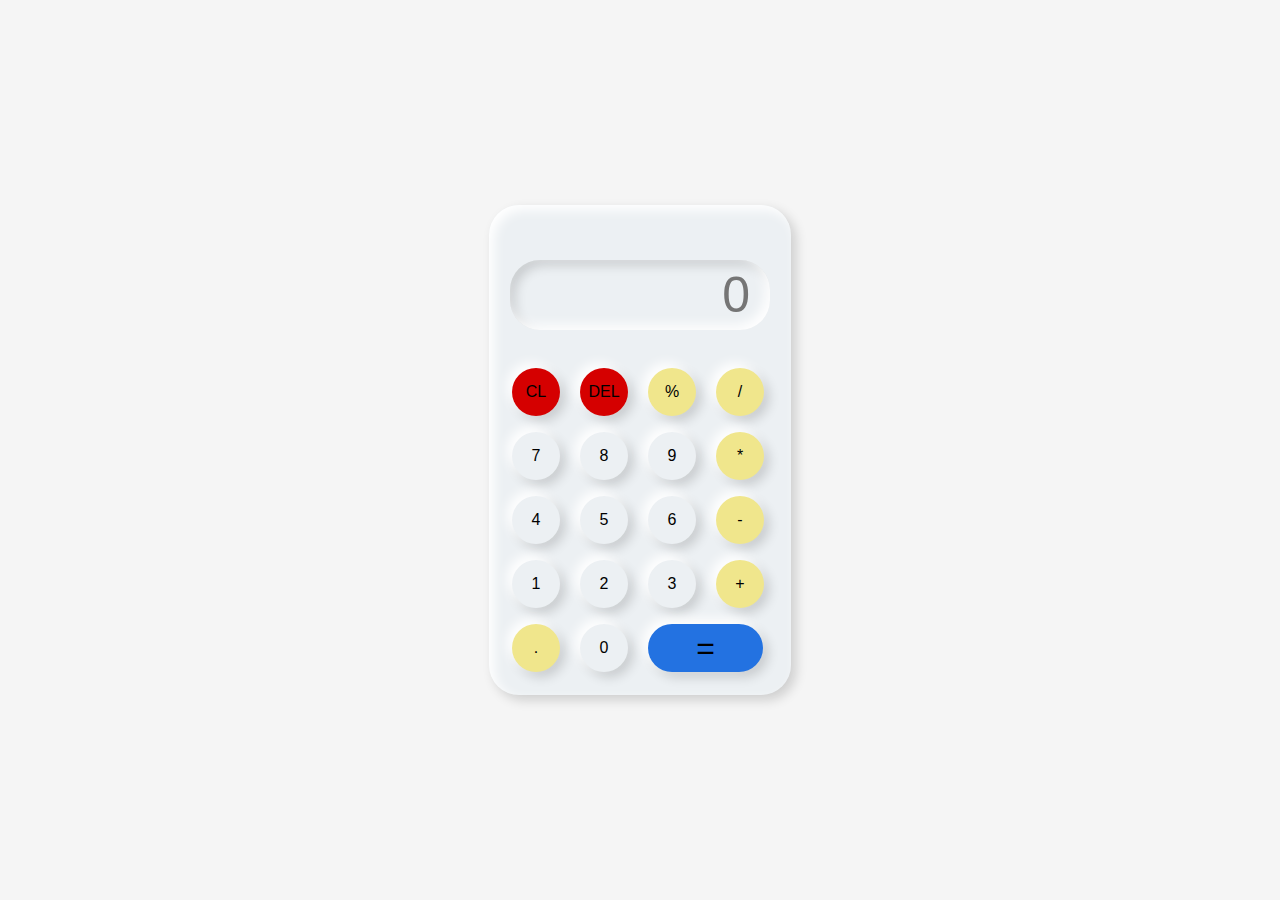
<file: CALCULATOR/calculator.html>
<!DOCTYPE html>
<html lang="en">
<head>
    <meta charset="UTF-8">
    <meta http-equiv="X-UA-Compatible" content="IE=edge">
    <meta name="viewport" content="width=device-width, initial-scale=1.0">
    <link rel="stylesheet" href="./calculator.css">
    <title>calculator</title>
</head>
<body>
    <div class="container">
        <div class="calculator">
            <input type="text" placeholder="0" id="output-screen">
            <button onclick="clearall()" class="clearall">CL</button>
            <button onclick="del()" class="delete">DEL</button>
            <button onclick="display('%')" class="symbol">%</button>
            <button onclick="display('/')" class="symbol">/</button>
            <button onclick="display('7')">7</button>
            <button onclick="display('8')">8</button>
            <button onclick="display('9')">9</button>
            <button onclick="display('*')" class="symbol">*</button>
            <button onclick="display('4')">4</button>
            <button onclick="display('5')">5</button>
            <button onclick="display('6')">6</button>
            <button onclick="display('-')" class="symbol">-</button>
            <button onclick="display('1')">1</button>
            <button onclick="display('2')">2</button>
            <button onclick="display('3')">3</button>
            <button onclick="display('+')" class="symbol">+</button>
            <button onclick="display('.')" class="symbol">.</button>
            <button onclick="display('0')">0</button>
            <button onclick="calculate()" class="equal">=</button>
            
        </div>
    </div>
    
    <script>
        let outputscreen = document.getElementById("output-screen");
        
        function display(num){
            outputscreen.value += num;
        }

        function calculate(){
            try{
                outputscreen.value = eval(outputscreen.value);
            }
            catch(err)
            {
                alert("Invalid")
            }
        }

        function clearall(){
            outputscreen.value = "";
        }

        function del(){
            outputscreen.value = outputscreen.value.slice(0,-1);
        }
    </script>
</body>
</html>
</file>
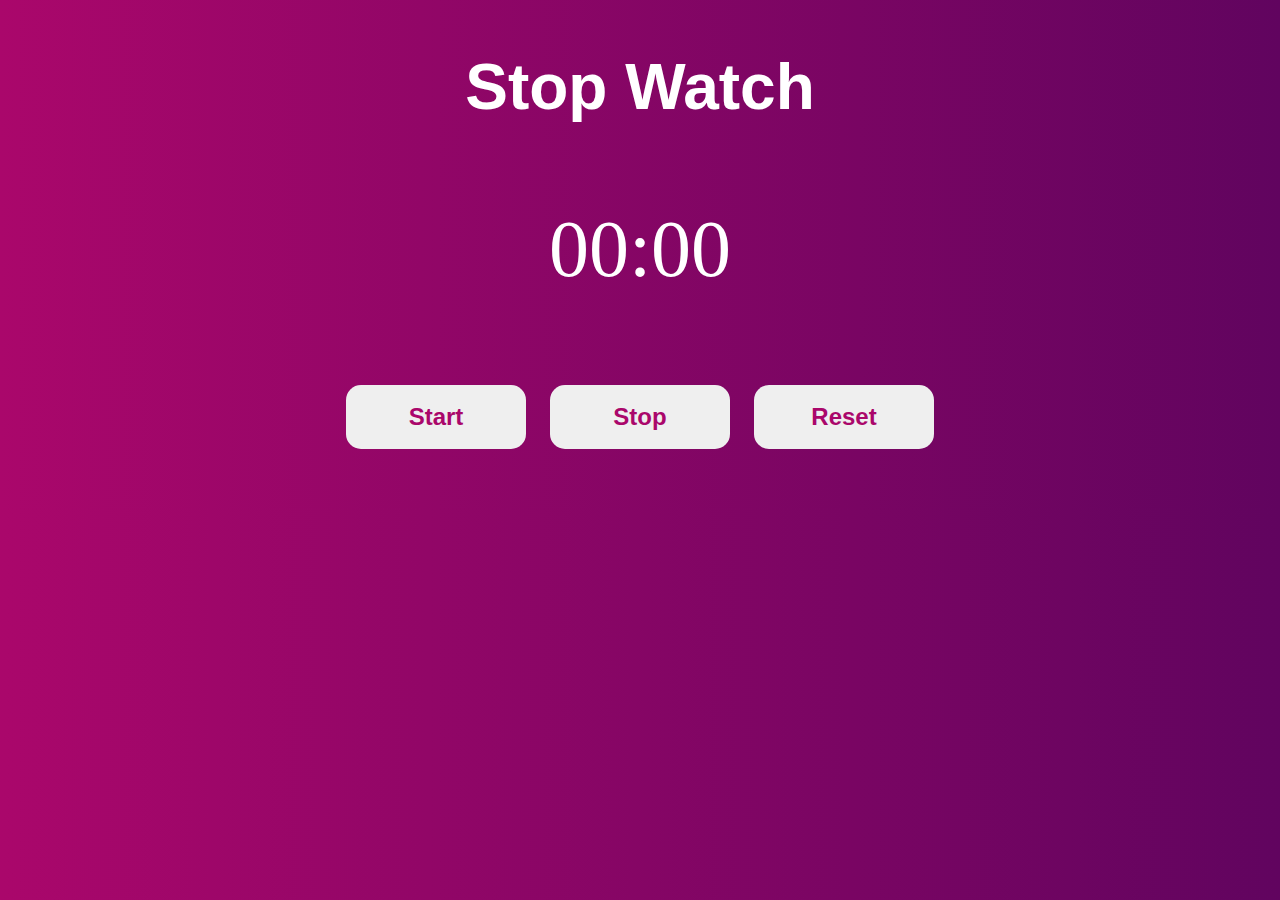
<file: STOPWATCH/stopwatch.html>
<!DOCTYPE html>
<html lang="en">
<head>
    <meta charset="UTF-8">
    <meta http-equiv="X-UA-Compatible" content="IE=edge">
    <meta name="viewport" content="width=device-width, initial-scale=1.0">
    <title>JavaScript Stop Watch</title>
    <script src="script.js"></script>
    <link rel="stylesheet" href="style.css">
</head>
<body>
    <div class="container">
        <h1>Stop Watch</h1>
        <p id="time"><span id="second">00</span>:<span id="tens">00</span></p>
        <button id="btn-start">Start</button>
        <button id="btn-stop">Stop</button>
        <button id="btn-reset">Reset</button>
    </div>
</body> 
</html>
</file>
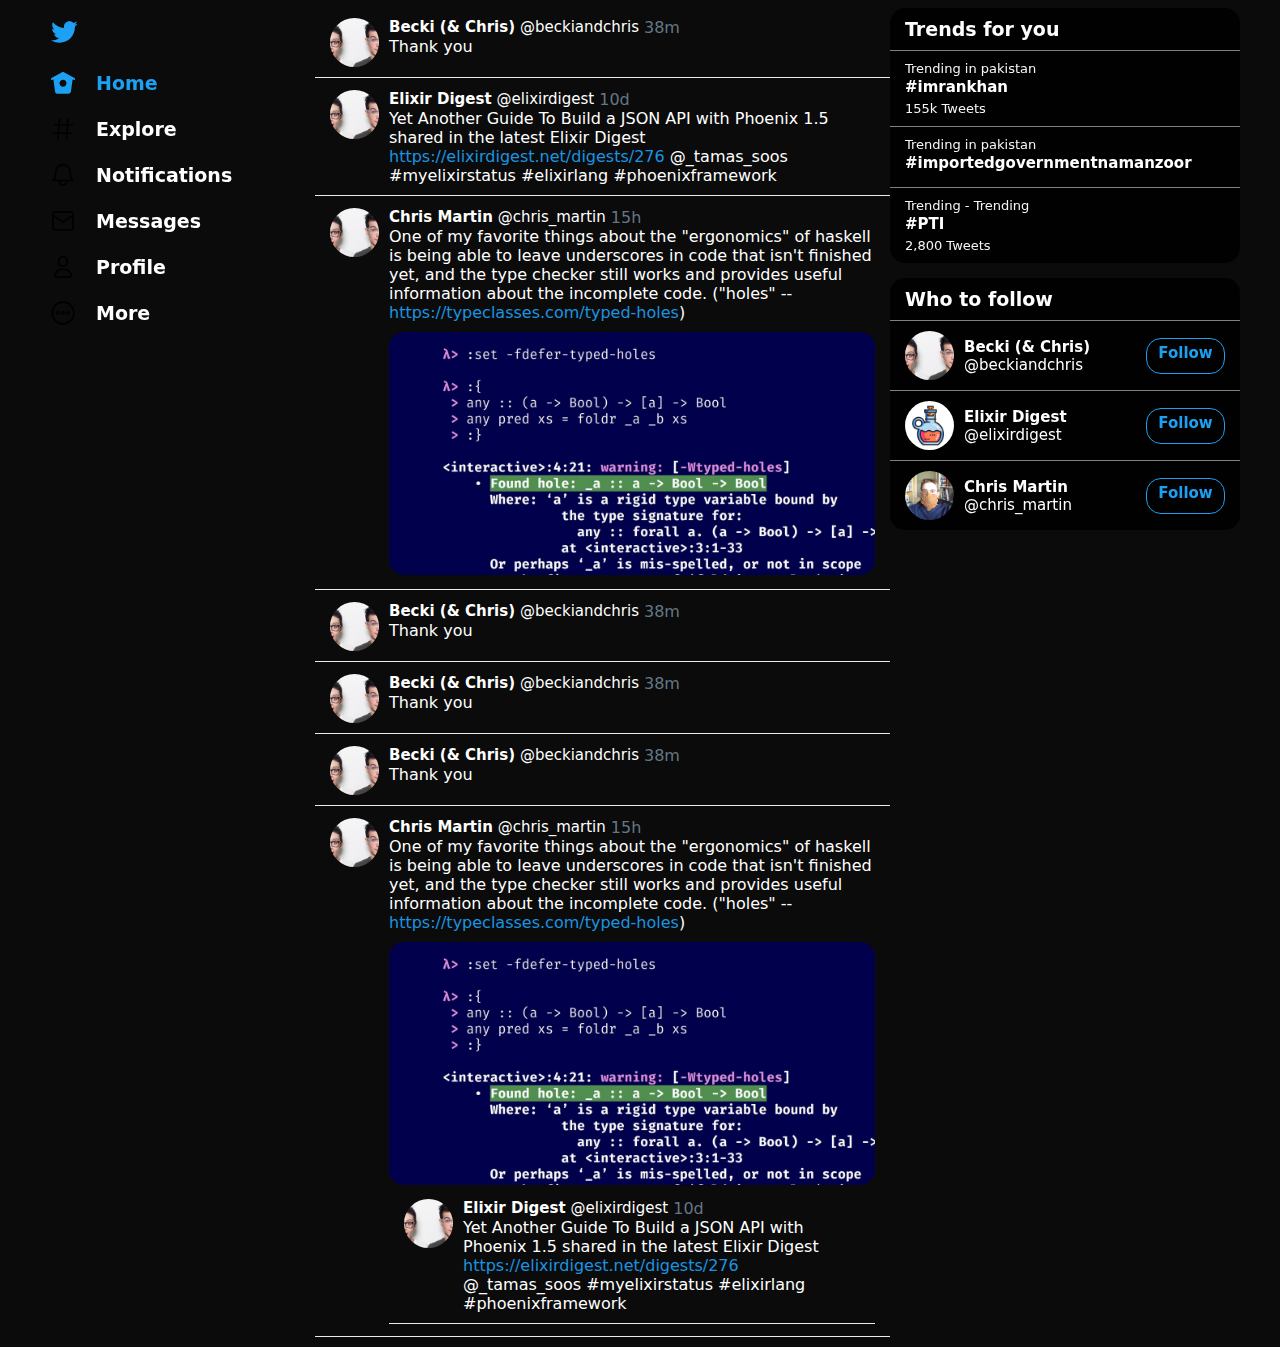
<file: TWITTER CLONE/twitterclone.html>
<!DOCTYPE html>
<html>
  <head>
    <title>Twitter</title>
    <link rel="stylesheet" href="css/global.css" />
    <link rel="stylesheet" href="css/blocks/layout.css" />
    <link rel="stylesheet" href="css/blocks/brand.css" />
    <link rel="stylesheet" href="css/blocks/sidebar-menu.css" />
    <link rel="stylesheet" href="css/blocks/tweet.css" />
    <link rel="stylesheet" href="css/blocks/trends-for-you.css" />
    <link rel="stylesheet" href="css/blocks/who-to-follow.css" />
  </head>
  <body>
    <div class="layout">
      <div class="layout__left-sidebar">
        <img src="./svg/twitter.svg" class="brand" />
        <div class="sidebar-menu">
          <div class="sidebar-menu__item sidebar-menu__item--active">
            <img src="./svg/home.svg" class="sidebar-menu__item-icon" />
            Home
          </div>
          <div class="sidebar-menu__item">
            <img src="./svg/explore.svg" class="sidebar-menu__item-icon" />
            Explore
          </div>

          <div class="sidebar-menu__item">
            <img
              src="./svg/notifications.svg"
              class="sidebar-menu__item-icon"
            />
            Notifications
          </div>

          <div class="sidebar-menu__item">
            <img src="./svg/messages.svg" class="sidebar-menu__item-icon" />
            Messages
          </div>

          <div class="sidebar-menu__item">
            <img src="./svg/profile.svg" class="sidebar-menu__item-icon" />
            Profile
          </div>

          <div class="sidebar-menu__item">
            <img src="./svg/more.svg" class="sidebar-menu__item-icon" />
            More
          </div>
        </div>
      </div>
      <div class="layout__main">
        <div class="tweet">
          <img class="tweet__author-logo" src="./images/profile-image-1.jpg" />
          <div class="tweet__main">
            <div class="tweet__header">
              <div class="tweet__author-name">
                Becki (& Chris)
              </div>
              <div class="tweet__author-slug">
                @beckiandchris
              </div>
              <div class="tweet__publish-time">
                38m
              </div>
            </div>
            <div class="tweet__content">
              Thank you
            </div>
          </div>
        </div>
        <div class="tweet">
          <img class="tweet__author-logo" src="./images/profile-image-1.jpg" />
          <div class="tweet__main">
            <div class="tweet__header">
              <div class="tweet__author-name">
                Elixir Digest
              </div>
              <div class="tweet__author-slug">
                @elixirdigest
              </div>
              <div class="tweet__publish-time">
                10d
              </div>
            </div>
            <div class="tweet__content">
              Yet Another Guide To Build a JSON API with Phoenix 1.5 shared in
              the latest Elixir Digest
              <a href="https://elixirdigest.net/digests/276"
                >https://elixirdigest.net/digests/276</a
              >
              @_tamas_soos #myelixirstatus #elixirlang #phoenixframework
            </div>
          </div>
        </div>

        <div class="tweet">
          <img class="tweet__author-logo" src="./images/profile-image-1.jpg" />
          <div class="tweet__main">
            <div class="tweet__header">
              <div class="tweet__author-name">
                Chris Martin
              </div>
              <div class="tweet__author-slug">
                @chris_martin
              </div>
              <div class="tweet__publish-time">
                15h
              </div>
            </div>
            <div class="tweet__content">
              One of my favorite things about the "ergonomics" of haskell is
              being able to leave underscores in code that isn't finished yet,
              and the type checker still works and provides useful information
              about the incomplete code. ("holes" --
              <a href="https://typeclasses.com/typed-holes"
                >https://typeclasses.com/typed-holes</a
              >)
              <img class="tweet__image" src="./images/post-image-1.jpeg" />
            </div>
          </div>
        </div>

        <div class="tweet">
          <img class="tweet__author-logo" src="./images/profile-image-1.jpg" />
          <div class="tweet__main">
            <div class="tweet__header">
              <div class="tweet__author-name">
                Becki (& Chris)
              </div>
              <div class="tweet__author-slug">
                @beckiandchris
              </div>
              <div class="tweet__publish-time">
                38m
              </div>
            </div>
            <div class="tweet__content">
              Thank you
            </div>
          </div>
        </div>

        <div class="tweet">
          <img class="tweet__author-logo" src="./images/profile-image-1.jpg" />
          <div class="tweet__main">
            <div class="tweet__header">
              <div class="tweet__author-name">
                Becki (& Chris)
              </div>
              <div class="tweet__author-slug">
                @beckiandchris
              </div>
              <div class="tweet__publish-time">
                38m
              </div>
            </div>
            <div class="tweet__content">
              Thank you
            </div>
          </div>
        </div>

        <div class="tweet">
          <img class="tweet__author-logo" src="./images/profile-image-1.jpg" />
          <div class="tweet__main">
            <div class="tweet__header">
              <div class="tweet__author-name">
                Becki (& Chris)
              </div>
              <div class="tweet__author-slug">
                @beckiandchris
              </div>
              <div class="tweet__publish-time">
                38m
              </div>
            </div>
            <div class="tweet__content">
              Thank you
            </div>
          </div>
        </div>

        <div class="tweet">
          <img class="tweet__author-logo" src="./images/profile-image-1.jpg" />
          <div class="tweet__main">
            <div class="tweet__header">
              <div class="tweet__author-name">
                Chris Martin
              </div>
              <div class="tweet__author-slug">
                @chris_martin
              </div>
              <div class="tweet__publish-time">
                15h
              </div>
            </div>
            <div class="tweet__content">
              One of my favorite things about the "ergonomics" of haskell is
              being able to leave underscores in code that isn't finished yet,
              and the type checker still works and provides useful information
              about the incomplete code. ("holes" --
              <a href="https://typeclasses.com/typed-holes"
                >https://typeclasses.com/typed-holes</a
              >)
              <img class="tweet__image" src="./images/post-image-1.jpeg" />

              <div class="tweet">
                <img class="tweet__author-logo" src="./images/profile-image-1.jpg" />
                <div class="tweet__main">
                  <div class="tweet__header">
                    <div class="tweet__author-name">
                      Elixir Digest
                    </div>
                    <div class="tweet__author-slug">
                      @elixirdigest
                    </div>
                    <div class="tweet__publish-time">
                      10d
                    </div>
                  </div>
                  <div class="tweet__content">
                    Yet Another Guide To Build a JSON API with Phoenix 1.5 shared in
                    the latest Elixir Digest
                    <a href="https://elixirdigest.net/digests/276"
                      >https://elixirdigest.net/digests/276</a
                    >
                    @_tamas_soos #myelixirstatus #elixirlang #phoenixframework
                  </div>
                </div>
              </div>
              
            </div>
          </div>
        </div>

      </div>
      <div class="layout__right-sidebar-container">
        <div class="layout__right-sidebar">
          <div class="trends-for-you">
            <div class="trends-for-you__block">
              <div class="trends-for-you__heading">
                Trends for you
              </div>
            </div>
            <div class="trends-for-you__block">
              <div class="trends-for-you__meta-information">
                Trending in pakistan
              </div>
              <div class="trends-for-you__trend-name">
                #imrankhan
              </div>
              <div class="trends-for-you__meta-information">
                155k Tweets
              </div>
            </div>
            <div class="trends-for-you__block">
              <div class="trends-for-you__meta-information">
                Trending in pakistan
              </div>
              <div class="trends-for-you__trend-name">
                #importedgovernmentnamanzoor
              </div>
            </div>
            <div class="trends-for-you__block">
              <div class="trends-for-you__meta-information">
                Trending - Trending
              </div>
              <div class="trends-for-you__trend-name">
                #PTI
              </div>
              <div class="trends-for-you__meta-information">
                2,800 Tweets
              </div>
            </div>
          </div>
          <div class="who-to-follow">
            <div class="who-to-follow__block">
              <div class="who-to-follow__heading">
                Who to follow
              </div>
            </div>
            <div class="who-to-follow__block">
              <img
                class="who-to-follow__author-logo"
                src="./images/profile-image-1.jpg"
              />
              <div class="who-to-follow__content">
                <div>
                  <div class="who-to-follow__author-name">
                    Becki (& Chris)
                  </div>
                  <div class="who-to-follow__author-slug">
                    @beckiandchris
                  </div>
                </div>
                <div class="who-to-follow__button">
                  Follow
                </div>
              </div>
            </div>
            <div class="who-to-follow__block">
              <img
                class="who-to-follow__author-logo"
                src="./images/profile-image-2.png"
              />
              <div class="who-to-follow__content">
                <div>
                  <div class="who-to-follow__author-name">
                    Elixir Digest
                  </div>
                  <div class="who-to-follow__author-slug">
                    @elixirdigest
                  </div>
                </div>
                <div class="who-to-follow__button">
                  Follow
                </div>
              </div>
            </div>

            <div class="who-to-follow__block">
              <img
                class="who-to-follow__author-logo"
                src="./images/profile-image-3.jpg"
              />
              <div class="who-to-follow__content">
                <div>
                  <div class="who-to-follow__author-name">
                    Chris Martin
                  </div>
                  <div class="who-to-follow__author-slug">
                    @chris_martin
                  </div>
                </div>
                <div class="who-to-follow__button">
                  Follow
                </div>
              </div>
            </div>
          </div>
        </div>
      </div>
    </div>
  </body>
</html>
</file>
<file: CALCULATOR/calculator.css>
*{
    margin: 0;
    padding: 0;
    box-sizing: border-box;
    background-color: whitesmoke;
    font-family: sans-serif;
    outline: none;
}
.container{
    height: 100vh;
    display: flex;
    justify-content: center;
    align-items: center;
}
.calculator{
    background-color: #ecf0f3;
    padding: 15px;
    border-radius: 30px;
    box-shadow: inset 5px 5px 12px #ffffff,
                      5px 5px 12px rgba(0,0,0,.16);
    display: grid;
    grid-template-columns: repeat(4,68px);
}
input{
    grid-column: span 4;
    height: 70px;
    width: 260px;
    background-color: #ecf0f3;
    box-shadow: inset -5px -5px 12px #ffffff,
                inset 5px 5px 12px rgba(0,0,0,.16);
    border: none;
    border-radius: 30px;
    color: rgb(70, 70, 70);
    font-size: 50px;
    text-align: end;
    margin: auto;
    margin-top: 40px;
    margin-bottom: 30px;
    padding: 20px;
}

button{
    height: 48px;
    width: 48px;
    background-color: #ecf0f3;
    box-shadow: -5px -5px 12px #ffffff,
                    5px 5px 12px rgba(0,0,0,.16);
    border: none;
    border-radius: 50%;
    margin: 8px;
    font-size: 16px;
}

button:hover{
    color: white;
    background-color: black;
}

.equal{
    width: 115px;
    border-radius: 40px;
    background-color: rgb(35, 114, 225);
    box-shadow: -5px -5px 12px #ffffff,
                    5px 5px 12px rgba(0,0,0,.16);
                    font-size: xx-large;
                    
}

.equal:hover{
    background-color: rgb(35, 114, 225);
    color: black;
    font-size: 40px;
}

.clearall{
    color: black;
    background-color: rgb(213, 0, 0);
}

.clearall:hover{
    font-size: 35px;
    color: black;
    background-color: rgb(213, 0, 0);
}

.delete{
    color: black;
    background-color: rgb(213, 0, 0);
}

.delete:hover{
    font-size: 24px;
    color: black;
    background-color: rgb(213, 0, 0);
}

.symbol{
    color: black;
    background-color: khaki;
}

.symbol:hover{
    color: black;
    font-size: 35px;
    background-color: khaki;
}
</file>
<file: STOPWATCH/style.css>
body{
    margin: 0%;
    padding: 0%;
    background: linear-gradient(to right, #AA076B, #61045F);
    overflow: hidden;
}
.container{
    margin: 50px auto;
    text-align: center;
}
h1{
    font-size: 4em;
    font-family: Arial, Helvetica, sans-serif;
    color: #ffff;
}
#time{
    font-size: 5em;
    color: #ffff;
}
button{
    border: none;
    padding: 18px 10px;
    font-size: 1.5em;
    width: 180px;
    margin: 10px;
    border-radius: 15px;
    color: #AA076B;
    font-weight: bold;
}
button:hover{
    cursor: pointer;
    background-color: transparent;
    color: #ffff;
    transition: 0.4s;
    border: none;
}
</file>
<file: TWITTER CLONE/css/global.css>
body{
    background-color: rgba(0, 0, 0, 0.958);
    color: white;
}

html {
    font-family: system-ui, -apple-system, BlinkMacSystemFont, "Segoe UI", Roboto, Ubuntu, "Helvetica Neue", sans-serif;
}
</file>
<file: TWITTER CLONE/css/blocks/layout.css>
.layout {
  display: grid;
  grid-template-columns: 275px auto 350px;
  margin: 0 auto;
  max-width: 1200px;
}

.layout__right-sidebar {
  position: fixed;
  width: 350px;
}
</file>
<file: TWITTER CLONE/css/blocks/brand.css>
.brand {
  height: 28px;
  filter: invert(46%) sepia(99%) saturate(1449%) hue-rotate(176deg) brightness(100%) contrast(91%);
  padding: 10px;
}
</file>
<file: TWITTER CLONE/css/blocks/sidebar-menu.css>
.sidebar-menu {
  position: fixed;
}

.sidebar-menu__item {
  font-size: 19px;
  color: #ffffff;
  display: flex;
  align-items: center;
  font-weight: 700;
  padding: 10px;
}

.sidebar-menu__item:hover {
  background: rgba(29, 161, 242, 0.1);
  color: #1da0f2;
  border-radius: 20px;
  cursor: pointer;
}

.sidebar-menu__item--active {
  color: #1da0f2;
}

.sidebar-menu__item-icon {
  height: 26px;
  margin-right: 20px;
}

.sidebar-menu__item--active .sidebar-menu__item-icon {
  filter: invert(67%) sepia(60%) saturate(4956%) hue-rotate(176deg) brightness(95%) contrast(99%);
}
</file>
<file: TWITTER CLONE/css/blocks/tweet.css>
.tweet {
  display: flex;
  border-bottom: 1px solid #e6ecf0;
  margin-bottom: 2px;
  padding: 10px 15px;
}

.tweet:hover {
  background: rgba(0, 0, 0, 0.03);
  cursor: pointer;
}

.tweet a {
  color: #1b94e0;
  text-decoration: none;
}

.tweet a:hover {
  text-decoration: underline;
}

.tweet__author-logo {
  width: 49px;
  height: 49px;
  border-radius: 50%;
  margin-right: 10px;
}

.tweet__header {
  display: flex;
}

.tweet__author-name {
  font-size: 15px;
  font-weight: 700;
  color: #ffffff;
  margin-right: 5px;
}

.tweet__author-slug {
  color: #ffffff;
  font-size: 15px;
}

.tweet__publish-time {
  margin-left: 5px;
  color: #657786;
}

.tweet__image {
  width: 100%;
  border-radius: 15px;
  margin-top: 10px;
}
</file>
<file: TWITTER CLONE/css/blocks/trends-for-you.css>
.trends-for-you {
  border-radius: 15px;
  background: #000000df;
  margin-bottom: 15px;
}

.trends-for-you__block {
  border-bottom: 1px solid gray;
  padding: 10px 15px;
}

.trends-for-you__block:last-child {
  border-bottom: none;
}

.trends-for-you__heading {
  font-size: 19px;
  font-weight: bold;
  color: #ffffff;
}

.trends-for-you__meta-information {
  font-size: 13px;
  font-weight: 300;
  color: whitesmoke;
}

.trends-for-you__trend-name {
  font-size: 15px;
  color: white;
  font-weight: bold;
  margin-bottom: 5px;
  margin-top: 2px;
}
</file>
<file: TWITTER CLONE/css/blocks/who-to-follow.css>
.who-to-follow {
  background: #000000de;
  border-radius: 15px;
}


.who-to-follow__block {
  padding: 10px 15px;
  display: flex;
  align-items: center;
  border-bottom: 1px solid gray;
}

.who-to-follow__block:last-child {
  border-bottom: none;
}

.who-to-follow__author-logo {
  width: 49px;
  height: 49px;
  border-radius: 50px;
  margin-right: 10px;
}

.who-to-follow__author-slug {
  color: #ffffff;
  font-size: 15px;
}

.who-to-follow__author-name {
  font-size: 15px;
  font-weight: 700;
}

.who-to-follow__content {
  display: flex;
  justify-content: space-between;
  width: 100%;
}

.who-to-follow__heading {
  font-size: 19px;
  font-weight: bold;
  color: rgb(255, 255, 255);
}

.who-to-follow__button {
  border: 1px solid #1da0f2;
  color: #1da0f2;
  font-size: 15px;
  font-weight: 700;
  border-radius: 15px;
  padding: 5px;
  min-width: 67px;
  text-align: center;
}

.who-to-follow__button:hover {
  background: rgba(29, 161, 242, 0.1);
  cursor: pointer;
}
</file>
